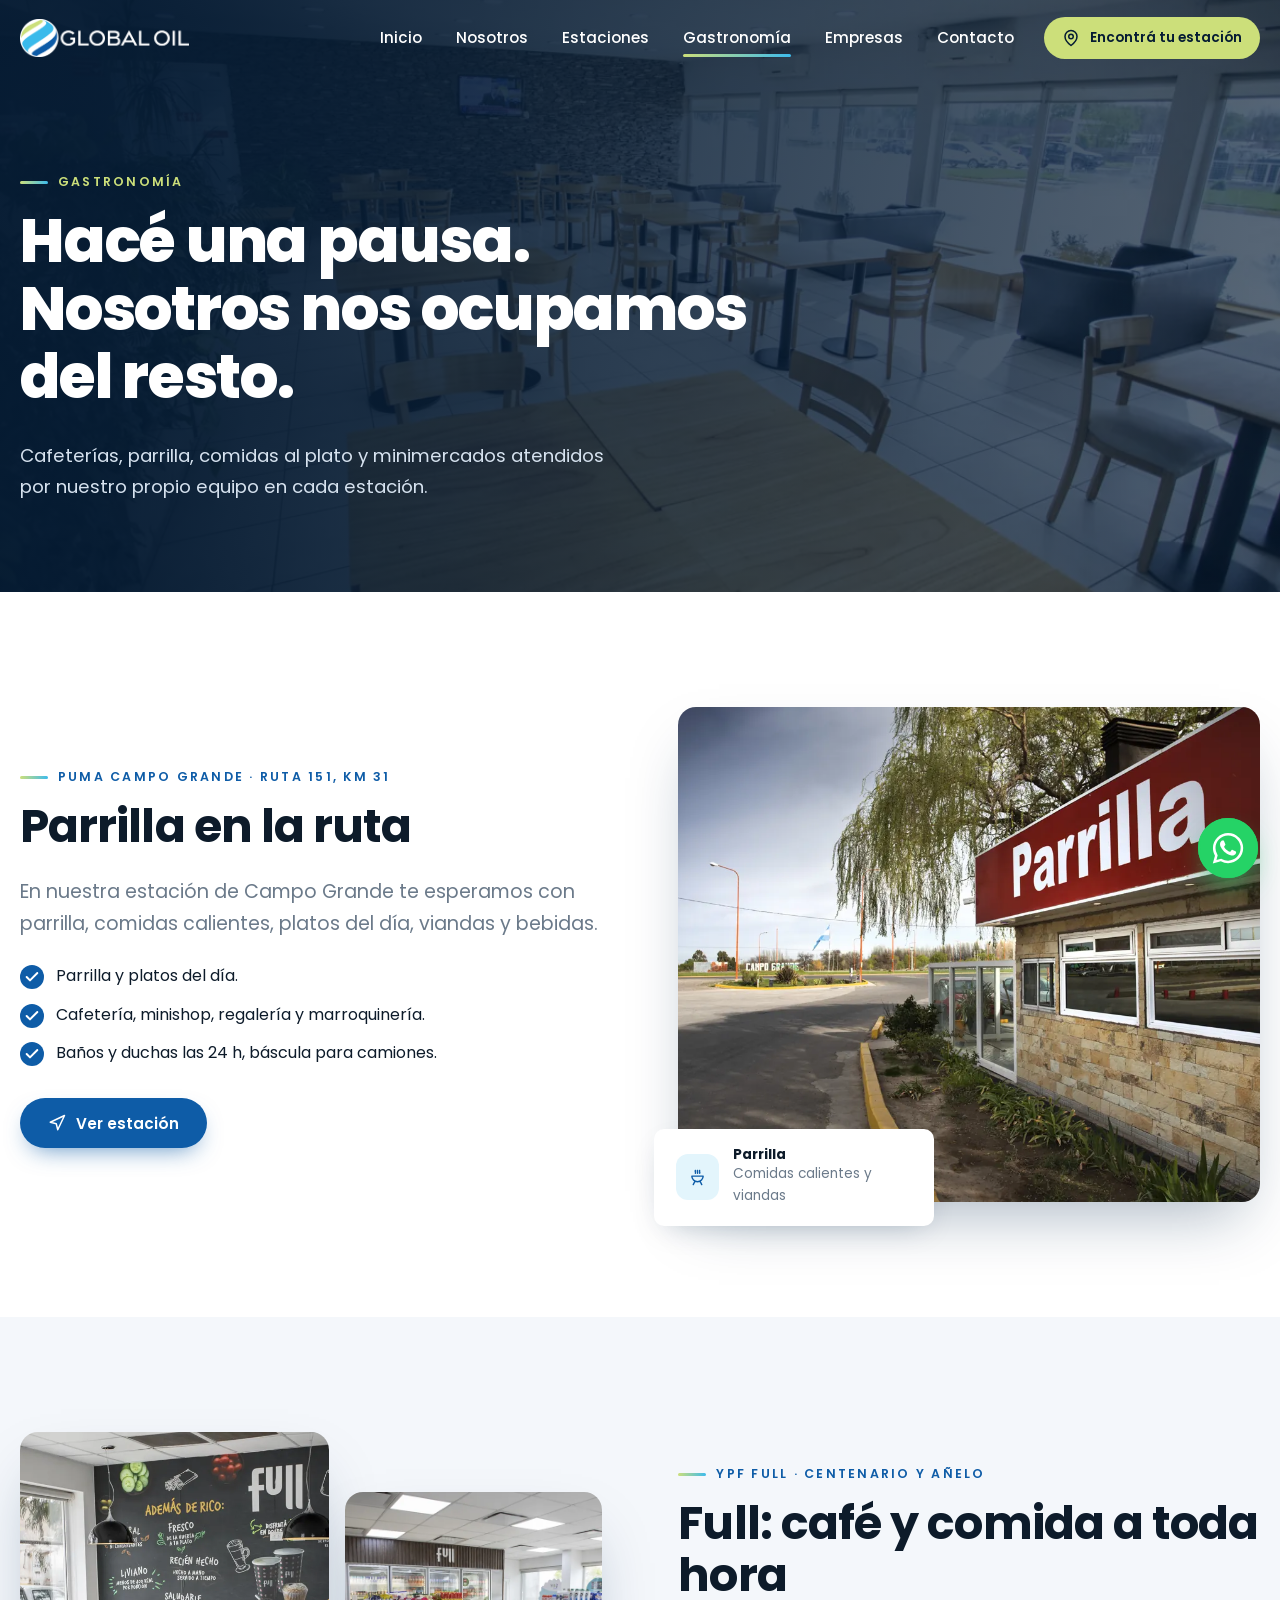
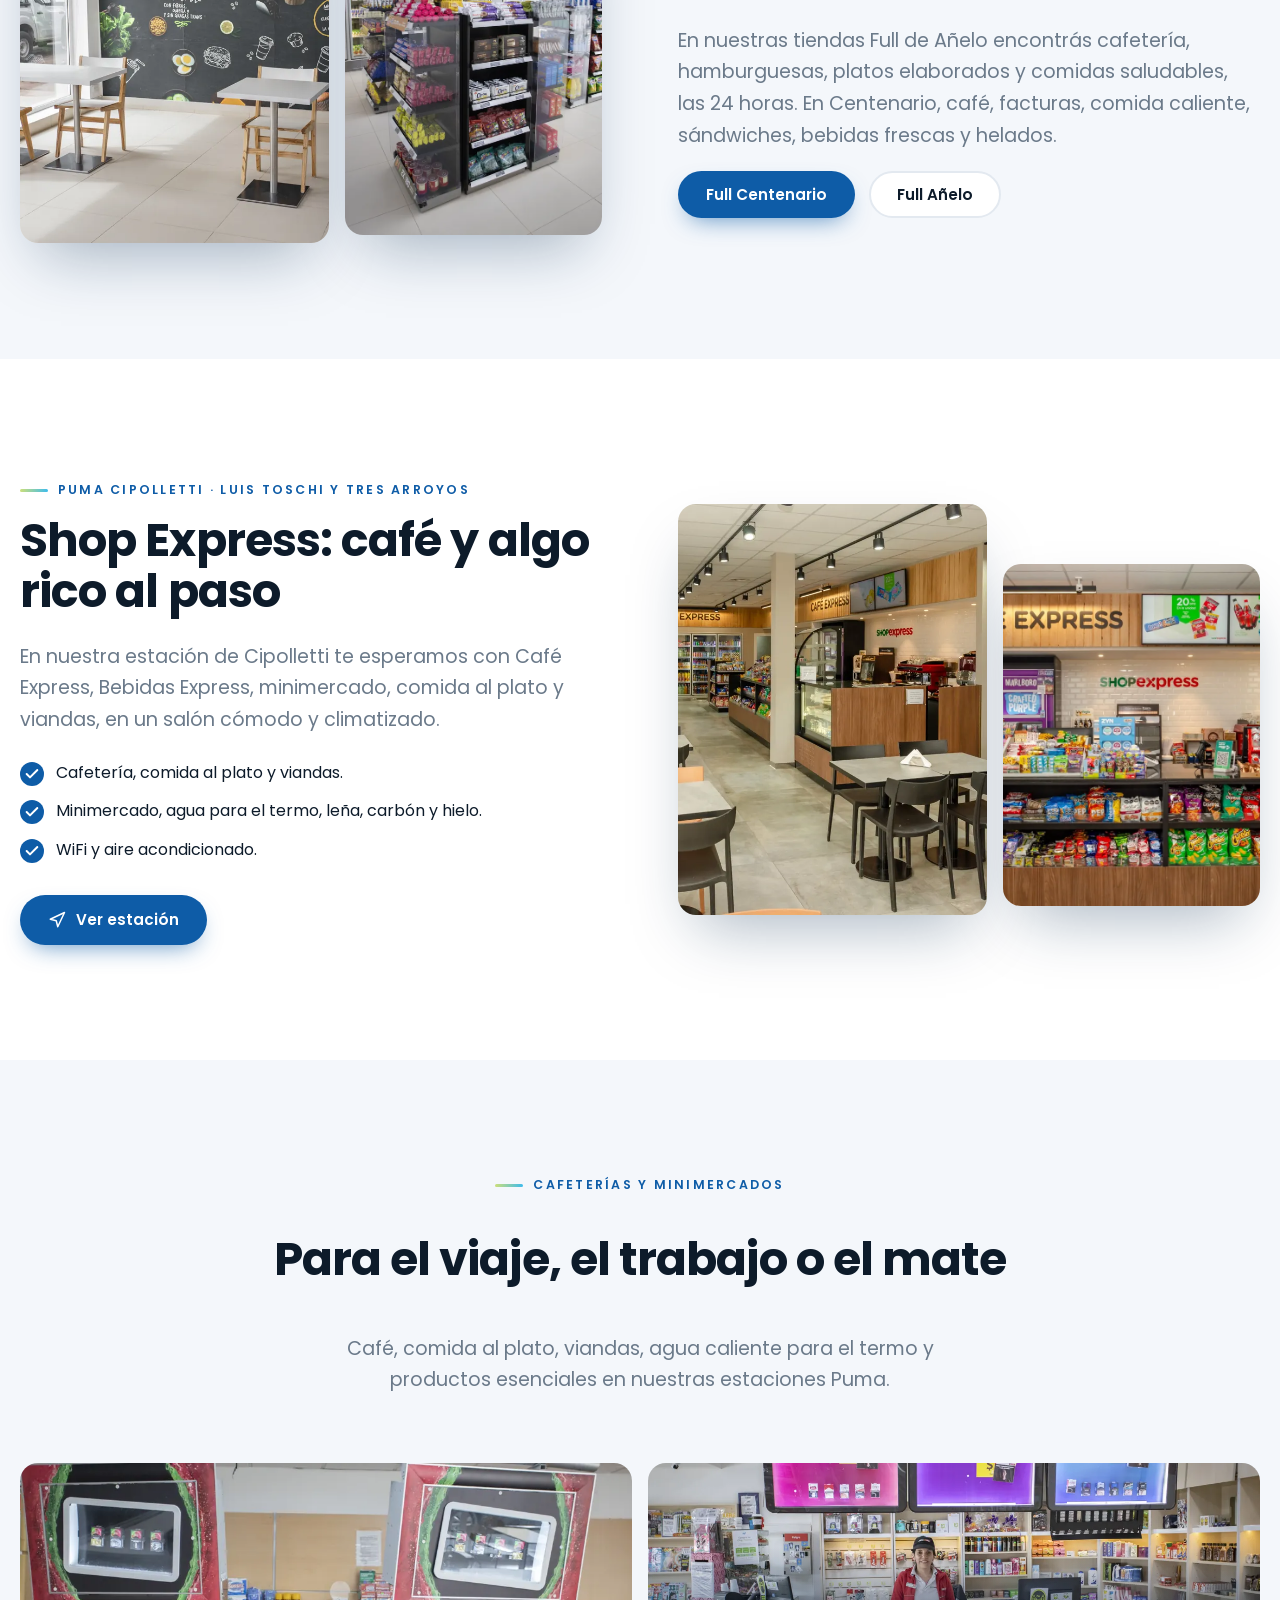
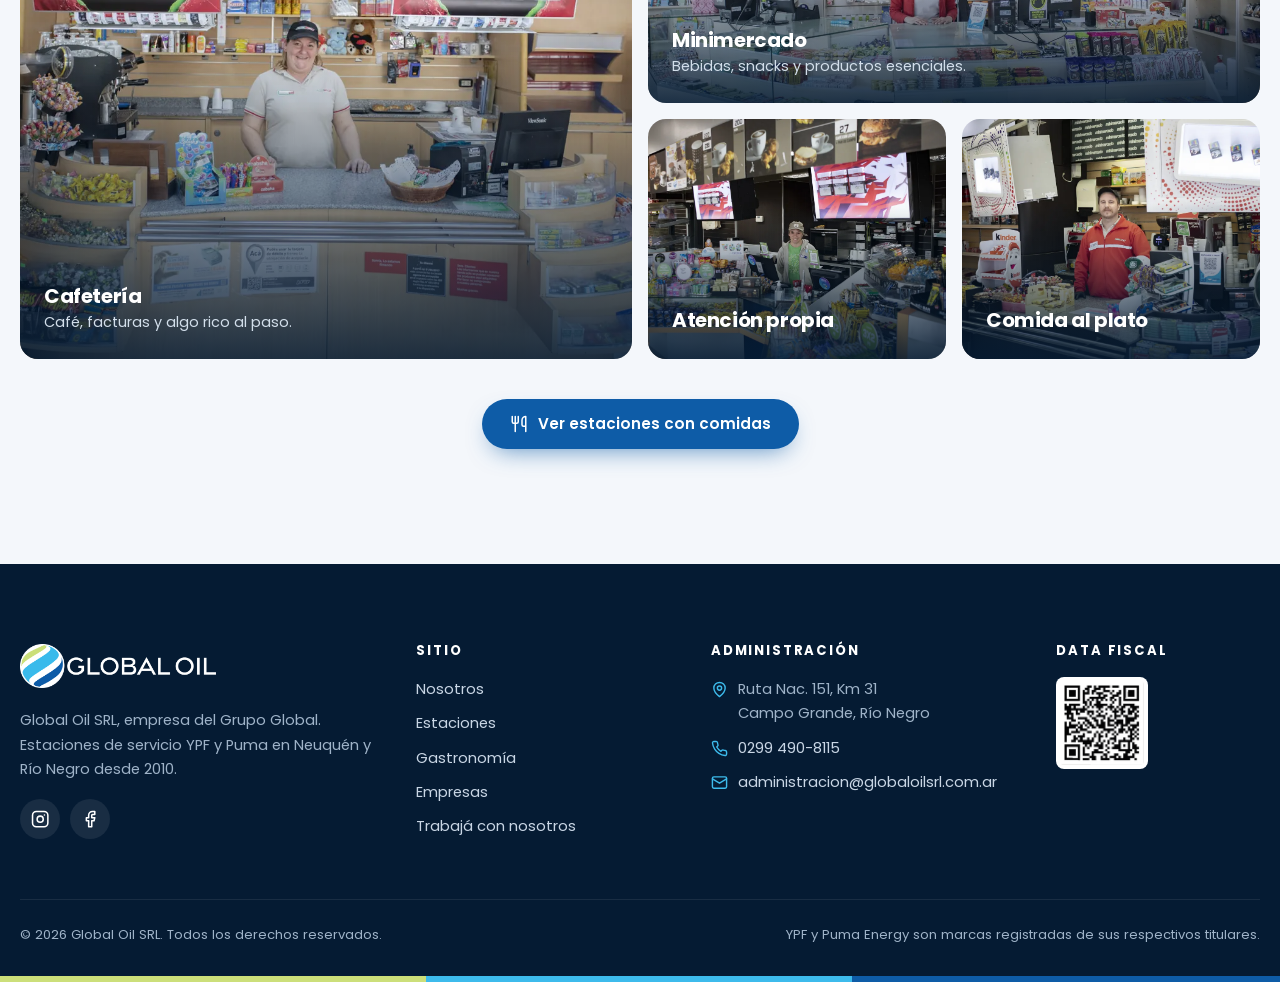
<file: gastronomia.html>
<!doctype html>
<html lang="es-AR">
<head>
  <!-- Google Tag Manager -->
  <script>(function(w,d,s,l,i){w[l]=w[l]||[];w[l].push({'gtm.start':
  new Date().getTime(),event:'gtm.js'});var f=d.getElementsByTagName(s)[0],
  j=d.createElement(s),dl=l!='dataLayer'?'&l='+l:'';j.async=true;j.src=
  'https://www.googletagmanager.com/gtm.js?id='+i+dl;f.parentNode.insertBefore(j,f);
  })(window,document,'script','dataLayer','GTM-TRKLM997');</script>
  <!-- End Google Tag Manager -->
  <meta charset="utf-8">
  <meta name="viewport" content="width=device-width, initial-scale=1">
  <title>Gastronomía: parrilla, cafeterías y Full | Global Oil</title>
  <meta name="description" content="Parrilla en Campo Grande, tiendas YPF Full, cafeterías y minimercados en las estaciones de Global Oil.">
  <meta name="theme-color" content="#0e5ca7">
  <link rel="canonical" href="https://www.globaloilsrl.com.ar/gastronomia.html">
  <meta property="og:type" content="website">
  <meta property="og:title" content="Gastronomía: parrilla, cafeterías y Full | Global Oil">
  <meta property="og:description" content="Parrilla en Campo Grande, tiendas YPF Full, cafeterías y minimercados en las estaciones de Global Oil.">
  <meta property="og:image" content="https://www.globaloilsrl.com.ar/assets/img/hero-1.webp">
  <meta property="og:locale" content="es_AR">
  <link rel="icon" href="assets/img/brand/favicon-32.png" sizes="32x32">
  <link rel="apple-touch-icon" href="assets/img/brand/apple-touch-icon.png">
  <link rel="preconnect" href="https://fonts.googleapis.com">
  <link rel="preconnect" href="https://fonts.gstatic.com" crossorigin>
  <link href="https://fonts.googleapis.com/css2?family=Poppins:wght@400;500;600;700;800&display=swap" rel="stylesheet">
  <link rel="stylesheet" href="assets/css/styles.css?v=10">
</head>
<body>
  <!-- Google Tag Manager (noscript) -->
  <noscript><iframe src="https://www.googletagmanager.com/ns.html?id=GTM-TRKLM997"
  height="0" width="0" style="display:none;visibility:hidden"></iframe></noscript>
  <!-- End Google Tag Manager (noscript) -->
  <a class="skip" href="#main">Saltar al contenido</a>

  <header class="header">
    <div class="container">
      <a class="header__logo" href="index.html" aria-label="Global Oil — inicio">
        <img class="logo-white" src="assets/img/brand/global-oil-transparente-negativo.png" alt="Global Oil" width="700" height="157">
        <img class="logo-color" src="assets/img/brand/global-oil-transparente.png" alt="Global Oil" width="700" height="157">
      </a>
      <button class="nav-toggle" aria-label="Abrir menú" aria-expanded="false" aria-controls="nav"><svg class="icon" aria-hidden="true"><use href="assets/img/icons.svg#menu"/></svg></button>
      <nav class="nav" id="nav" aria-label="Principal">
        <a href="index.html">Inicio</a>
        <a href="nosotros.html">Nosotros</a>
        <a href="estaciones.html">Estaciones</a>
        <a href="gastronomia.html" aria-current="page">Gastronomía</a>
        <a href="index.html#empresas">Empresas</a>
        <a href="contacto.html">Contacto</a>
        <a class="btn btn--accent btn--sm" href="estaciones.html"><svg class="icon" aria-hidden="true"><use href="assets/img/icons.svg#pin"/></svg>Encontrá tu estación</a>
      </nav>
    </div>
  </header>

  <main id="main">
    <section class="page-hero">
      <img class="page-hero__bg" src="assets/img/salon.webp" alt="" width="1181" height="787">
      <div class="container">
        <span class="eyebrow">Gastronomía</span>
        <h1>Hacé una pausa. Nosotros nos ocupamos del resto.</h1>
        <p>Cafeterías, parrilla, comidas al plato y minimercados atendidos por nuestro propio equipo en cada estación.</p>
      </div>
    </section>

    <section class="section" id="parrilla">
      <div class="container split">
        <div class="reveal">
          <span class="eyebrow">Puma Campo Grande · Ruta 151, Km 31</span>
          <h2>Parrilla en la ruta</h2>
          <p class="lead">En nuestra estación de Campo Grande te esperamos con parrilla, comidas calientes, platos del día, viandas y bebidas.</p>
          <ul class="checklist">
            <li><svg class="icon" aria-hidden="true"><use href="assets/img/icons.svg#check"/></svg>Parrilla y platos del día.</li>
            <li><svg class="icon" aria-hidden="true"><use href="assets/img/icons.svg#check"/></svg>Cafetería, minishop, regalería y marroquinería.</li>
            <li><svg class="icon" aria-hidden="true"><use href="assets/img/icons.svg#check"/></svg>Baños y duchas las 24 h, báscula para camiones.</li>
          </ul>
          <a class="btn btn--primary" href="estaciones.html#campo-grande"><svg class="icon" aria-hidden="true"><use href="assets/img/icons.svg#navigation"/></svg>Ver estación</a>
        </div>
        <div class="split__media reveal" data-delay="1">
          <img src="assets/img/parrilla.webp" alt="Fachada de la parrilla en Campo Grande" loading="lazy" width="1181" height="787">
          <div class="float-card"><span class="ico"><svg class="icon" aria-hidden="true"><use href="assets/img/icons.svg#grill"/></svg></span><span><strong>Parrilla</strong><span>Comidas calientes y viandas</span></span></div>
        </div>
      </div>
    </section>

    <section class="section section--alt" id="full">
      <div class="container split split--reverse">
        <div class="reveal">
          <span class="eyebrow">YPF Full · Centenario y Añelo</span>
          <h2>Full: café y comida a toda hora</h2>
          <p class="lead">En nuestras tiendas Full de Añelo encontrás cafetería, hamburguesas, platos elaborados y comidas saludables, las 24 horas. En Centenario, café, facturas, comida caliente, sándwiches, bebidas frescas y helados.</p>
          <div class="hero__actions">
            <a class="btn btn--primary" href="estaciones.html#centenario">Full Centenario</a>
            <a class="btn btn--outline" href="estaciones.html#anelo-1">Full Añelo</a>
          </div>
        </div>
        <div class="split__media split__media--duo reveal" data-delay="1">
          <img src="assets/img/full-cafe.webp" alt="Cafetería YPF Full" loading="lazy">
          <img src="assets/img/full-gondolas.webp" alt="Góndolas de la tienda Full" loading="lazy">
        </div>
      </div>
    </section>

    <section class="section" id="shop-express">
      <div class="container split">
        <div class="reveal">
          <span class="eyebrow">Puma Cipolletti · Luis Toschi y Tres Arroyos</span>
          <h2>Shop Express: café y algo rico al paso</h2>
          <p class="lead">En nuestra estación de Cipolletti te esperamos con Café Express, Bebidas Express, minimercado, comida al plato y viandas, en un salón cómodo y climatizado.</p>
          <ul class="checklist">
            <li><svg class="icon" aria-hidden="true"><use href="assets/img/icons.svg#check"/></svg>Cafetería, comida al plato y viandas.</li>
            <li><svg class="icon" aria-hidden="true"><use href="assets/img/icons.svg#check"/></svg>Minimercado, agua para el termo, leña, carbón y hielo.</li>
            <li><svg class="icon" aria-hidden="true"><use href="assets/img/icons.svg#check"/></svg>WiFi y aire acondicionado.</li>
          </ul>
          <a class="btn btn--primary" href="estaciones.html#cipolletti"><svg class="icon" aria-hidden="true"><use href="assets/img/icons.svg#navigation"/></svg>Ver estación</a>
        </div>
        <div class="split__media split__media--duo reveal" data-delay="1">
          <img src="assets/img/cipolletti-salon.webp" alt="Salón del Shop Express en Puma Cipolletti" loading="lazy">
          <img src="assets/img/cipolletti-cafe.webp" alt="Mostrador del Café Express" loading="lazy">
        </div>
      </div>
    </section>

    <section class="section section--alt" id="cafeterias">
      <div class="container">
        <div class="section-head section-head--center reveal">
          <span class="eyebrow">Cafeterías y minimercados</span>
          <h2>Para el viaje, el trabajo o el mate</h2>
          <p class="lead">Café, comida al plato, viandas, agua caliente para el termo y productos esenciales en nuestras estaciones Puma.</p>
        </div>
        <div class="bento" id="minimercados">
          <div class="bento__item bento__item--big reveal"><img src="assets/img/cafeteria-puma.webp" alt="Cafetería en una estación Puma" loading="lazy"><h3>Cafetería</h3><p>Café, facturas y algo rico al paso.</p></div>
          <div class="bento__item bento__item--wide reveal" data-delay="1"><img src="assets/img/kiosco.webp" alt="Mostrador del minimercado" loading="lazy"><h3>Minimercado</h3><p>Bebidas, snacks y productos esenciales.</p></div>
          <div class="bento__item reveal" data-delay="2"><img src="assets/img/mostrador.webp" alt="Atención en el mostrador" loading="lazy"><h3>Atención propia</h3></div>
          <div class="bento__item reveal" data-delay="3"><img src="assets/img/minishop.webp" alt="Minishop" loading="lazy"><h3>Comida al plato</h3></div>
        </div>
        <div style="text-align:center;margin-top:40px">
          <a class="btn btn--primary" href="estaciones.html?servicio=comidas"><svg class="icon" aria-hidden="true"><use href="assets/img/icons.svg#utensils"/></svg>Ver estaciones con comidas</a>
        </div>
      </div>
    </section>
  </main>

  <footer class="footer">
    <div class="container">
      <div class="footer__grid">
        <div>
          <img class="footer__logo" src="assets/img/brand/global-oil-transparente-negativo.png" alt="Global Oil" width="700" height="157" loading="lazy">
          <p>Global Oil SRL, empresa del Grupo Global. Estaciones de servicio YPF y Puma en Neuquén y Río Negro desde 2010.</p>
          <div class="social">
            <a href="https://www.instagram.com/somosglobaloil" target="_blank" rel="noopener" aria-label="Instagram de Global Oil"><svg class="icon" aria-hidden="true"><use href="assets/img/icons.svg#instagram"/></svg></a>
            <a href="https://www.facebook.com/somosglobaloil" target="_blank" rel="noopener" aria-label="Facebook de Global Oil"><svg class="icon" aria-hidden="true"><use href="assets/img/icons.svg#facebook"/></svg></a>
          </div>
        </div>
        <div>
          <h4>Sitio</h4>
          <ul>
            <li><a href="nosotros.html">Nosotros</a></li>
            <li><a href="estaciones.html">Estaciones</a></li>
            <li><a href="gastronomia.html">Gastronomía</a></li>
            <li><a href="index.html#empresas">Empresas</a></li>
            <li><a href="contacto.html?motivo=Trabajá%20con%20nosotros">Trabajá con nosotros</a></li>
          </ul>
        </div>
        <div>
          <h4>Administración</h4>
          <ul>
            <li><svg class="icon" aria-hidden="true"><use href="assets/img/icons.svg#pin"/></svg>Ruta Nac. 151, Km 31<br>Campo Grande, Río Negro</li>
            <li><svg class="icon" aria-hidden="true"><use href="assets/img/icons.svg#phone"/></svg><a href="tel:+542994908115">0299 490-8115</a></li>
            <li><svg class="icon" aria-hidden="true"><use href="assets/img/icons.svg#mail"/></svg><a href="mailto:administracion@globaloilsrl.com.ar">administracion@globaloilsrl.com.ar</a></li>
          </ul>
        </div>
        <div class="footer__qr">
          <h4>Data fiscal</h4>
          <img src="assets/img/brand/qr.png" alt="Código QR de Data Fiscal AFIP" width="337" height="337" loading="lazy">
        </div>
      </div>
      <div class="footer__bottom">
        <span>© <span data-year>2026</span> Global Oil SRL. Todos los derechos reservados.</span>
        <span>YPF y Puma Energy son marcas registradas de sus respectivos titulares.</span>
      </div>
    </div>
  </footer>
  <div class="footer__stripe"></div>

  <a class="wa-float" data-wa href="#" aria-label="Escribinos por WhatsApp"><svg class="icon" aria-hidden="true"><use href="assets/img/icons.svg#whatsapp"/></svg></a>
  <script src="assets/js/data.js?v=10"></script>
  <script src="assets/js/main.js?v=10"></script>
</body>
</html>
</file>
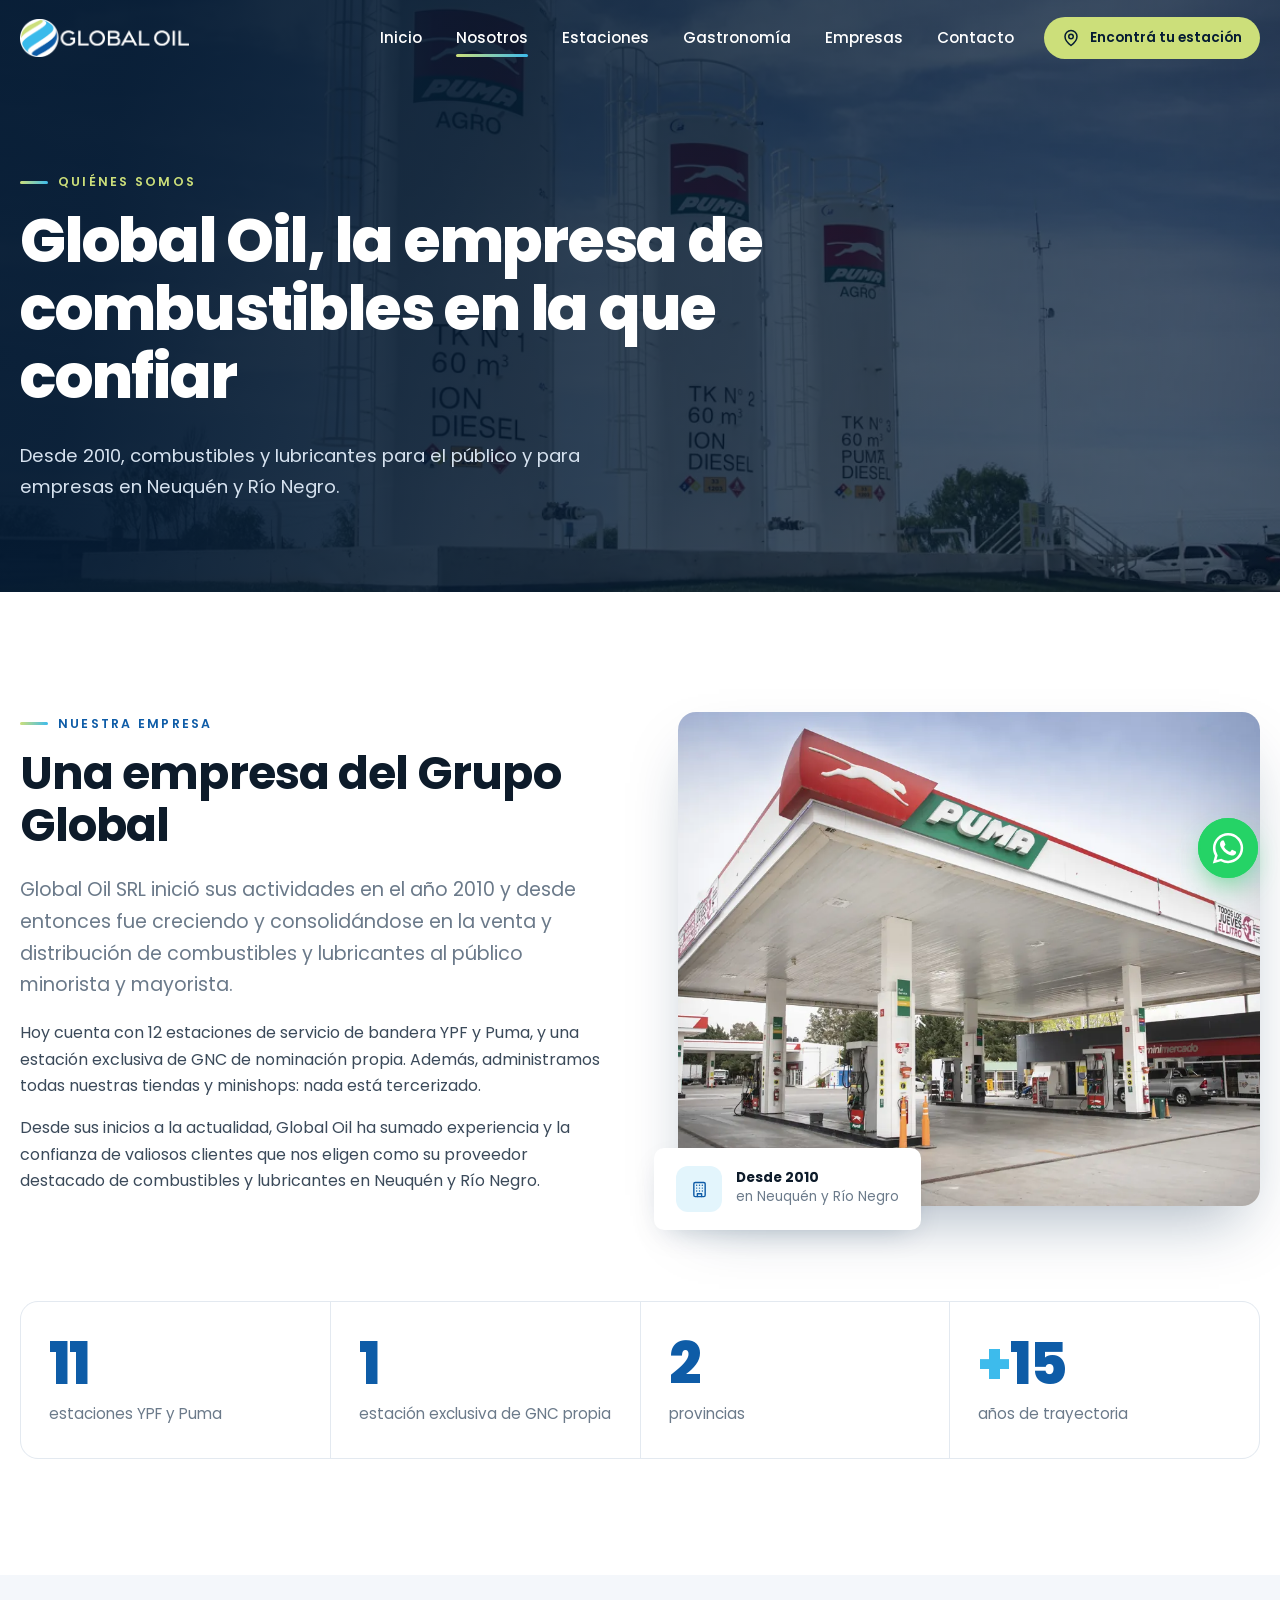
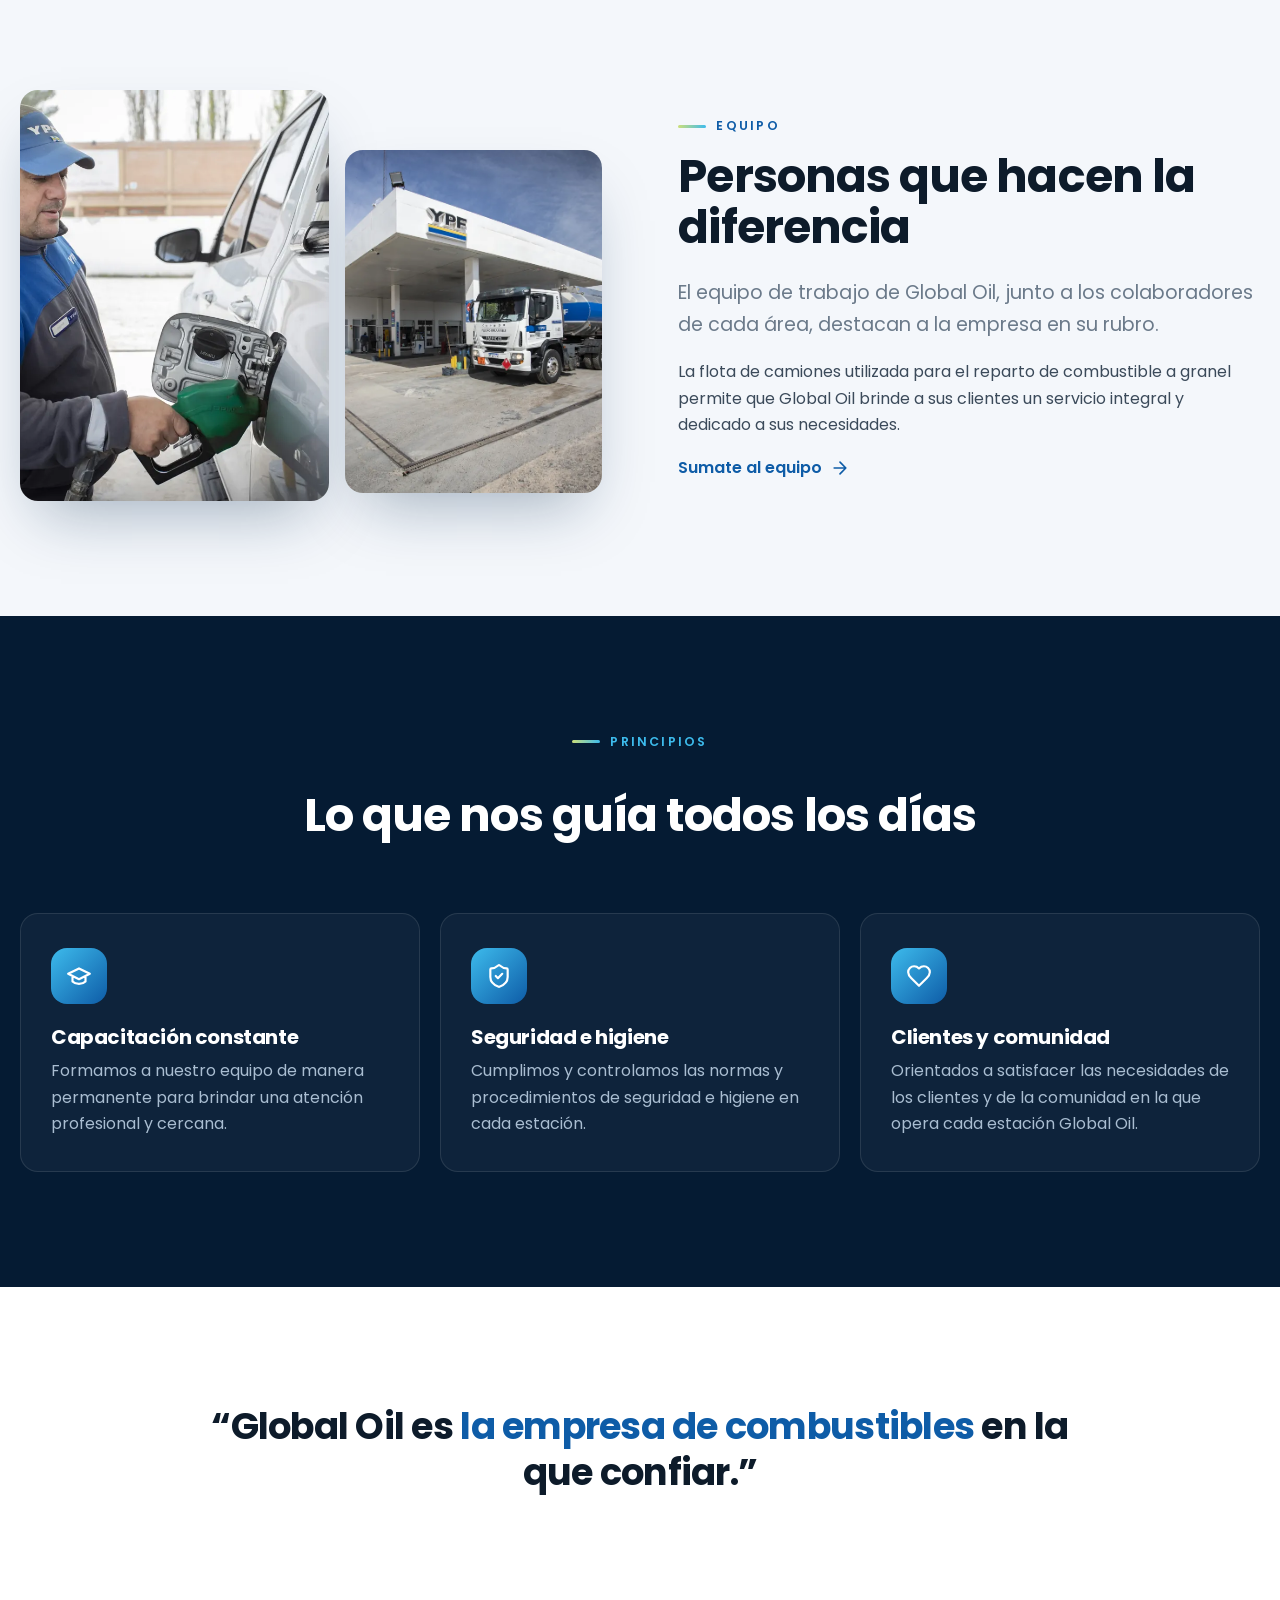
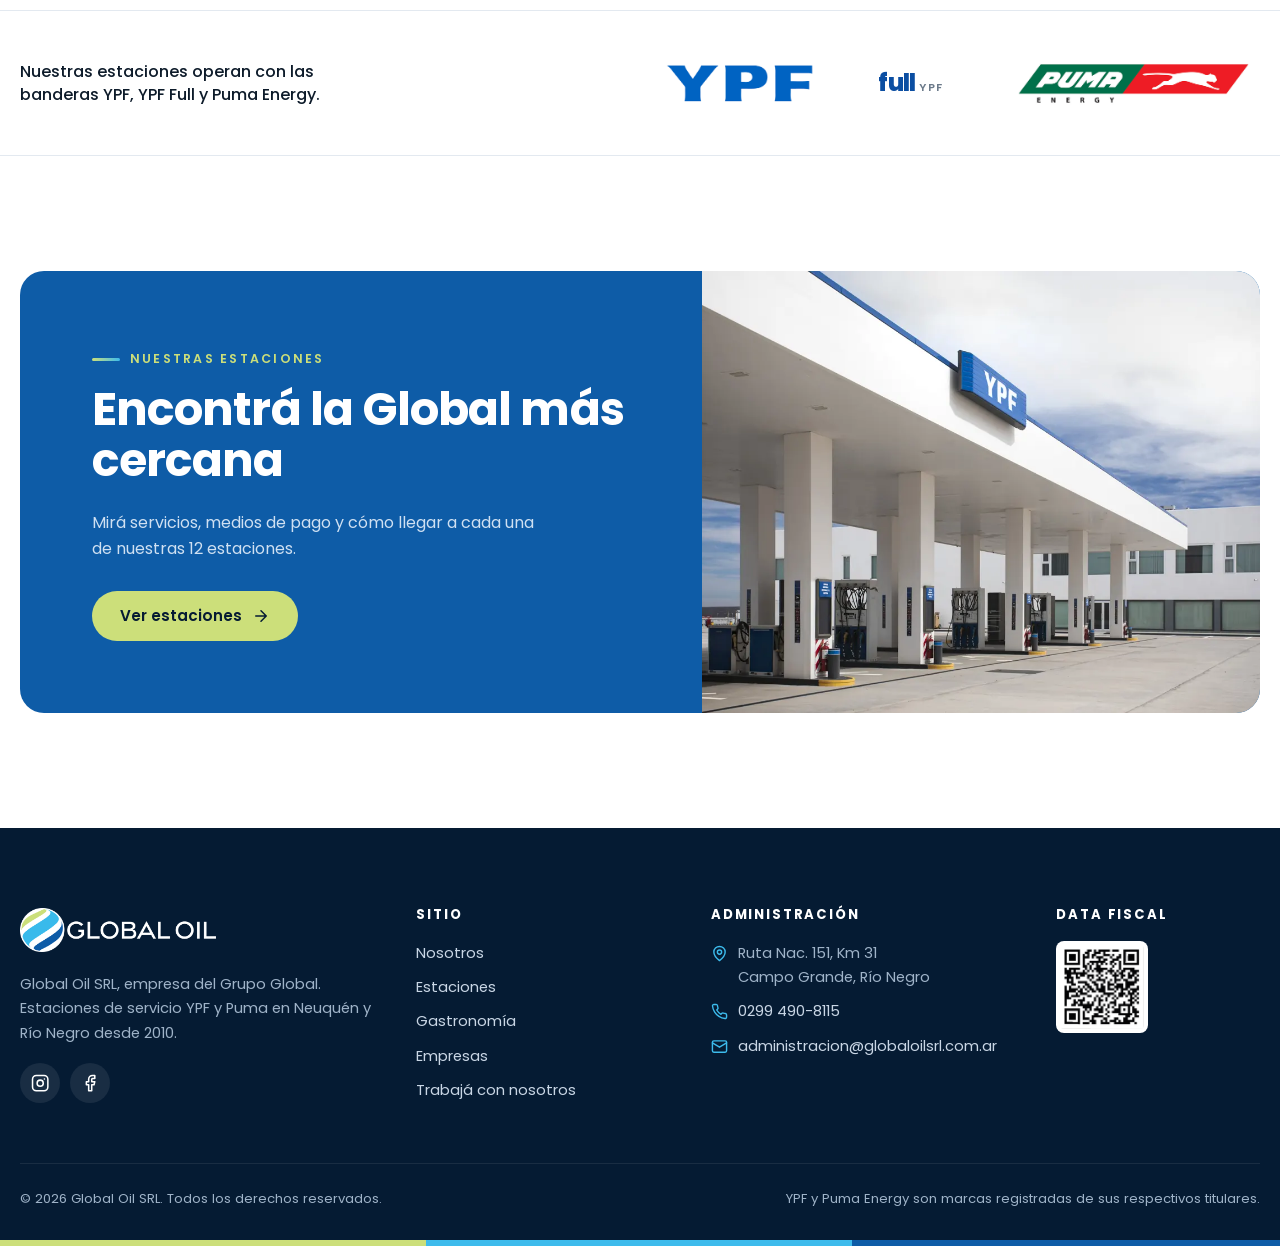
<file: nosotros.html>
<!doctype html>
<html lang="es-AR">
<head>
  <!-- Google Tag Manager -->
  <script>(function(w,d,s,l,i){w[l]=w[l]||[];w[l].push({'gtm.start':
  new Date().getTime(),event:'gtm.js'});var f=d.getElementsByTagName(s)[0],
  j=d.createElement(s),dl=l!='dataLayer'?'&l='+l:'';j.async=true;j.src=
  'https://www.googletagmanager.com/gtm.js?id='+i+dl;f.parentNode.insertBefore(j,f);
  })(window,document,'script','dataLayer','GTM-TRKLM997');</script>
  <!-- End Google Tag Manager -->
  <meta charset="utf-8">
  <meta name="viewport" content="width=device-width, initial-scale=1">
  <title>Quiénes somos | Global Oil</title>
  <meta name="description" content="Global Oil SRL, empresa del Grupo Global, vende y distribuye combustibles y lubricantes en Neuquén y Río Negro desde 2010.">
  <meta name="theme-color" content="#0e5ca7">
  <link rel="canonical" href="https://www.globaloilsrl.com.ar/nosotros.html">
  <meta property="og:type" content="website">
  <meta property="og:title" content="Quiénes somos | Global Oil">
  <meta property="og:description" content="Global Oil SRL, empresa del Grupo Global, vende y distribuye combustibles y lubricantes en Neuquén y Río Negro desde 2010.">
  <meta property="og:image" content="https://www.globaloilsrl.com.ar/assets/img/hero-1.webp">
  <meta property="og:locale" content="es_AR">
  <link rel="icon" href="assets/img/brand/favicon-32.png" sizes="32x32">
  <link rel="apple-touch-icon" href="assets/img/brand/apple-touch-icon.png">
  <link rel="preconnect" href="https://fonts.googleapis.com">
  <link rel="preconnect" href="https://fonts.gstatic.com" crossorigin>
  <link href="https://fonts.googleapis.com/css2?family=Poppins:wght@400;500;600;700;800&display=swap" rel="stylesheet">
  <link rel="stylesheet" href="assets/css/styles.css?v=10">
</head>
<body>
  <!-- Google Tag Manager (noscript) -->
  <noscript><iframe src="https://www.googletagmanager.com/ns.html?id=GTM-TRKLM997"
  height="0" width="0" style="display:none;visibility:hidden"></iframe></noscript>
  <!-- End Google Tag Manager (noscript) -->
  <a class="skip" href="#main">Saltar al contenido</a>

  <header class="header">
    <div class="container">
      <a class="header__logo" href="index.html" aria-label="Global Oil — inicio">
        <img class="logo-white" src="assets/img/brand/global-oil-transparente-negativo.png" alt="Global Oil" width="700" height="157">
        <img class="logo-color" src="assets/img/brand/global-oil-transparente.png" alt="Global Oil" width="700" height="157">
      </a>
      <button class="nav-toggle" aria-label="Abrir menú" aria-expanded="false" aria-controls="nav"><svg class="icon" aria-hidden="true"><use href="assets/img/icons.svg#menu"/></svg></button>
      <nav class="nav" id="nav" aria-label="Principal">
        <a href="index.html">Inicio</a>
        <a href="nosotros.html" aria-current="page">Nosotros</a>
        <a href="estaciones.html">Estaciones</a>
        <a href="gastronomia.html">Gastronomía</a>
        <a href="index.html#empresas">Empresas</a>
        <a href="contacto.html">Contacto</a>
        <a class="btn btn--accent btn--sm" href="estaciones.html"><svg class="icon" aria-hidden="true"><use href="assets/img/icons.svg#pin"/></svg>Encontrá tu estación</a>
      </nav>
    </div>
  </header>

  <main id="main">
    <section class="page-hero">
      <img class="page-hero__bg" src="assets/img/tanques.webp" alt="" width="1181" height="787">
      <div class="container">
        <span class="eyebrow">Quiénes somos</span>
        <h1>Global Oil, la empresa de combustibles en la que confiar</h1>
        <p>Desde 2010, combustibles y lubricantes para el público y para empresas en Neuquén y Río Negro.</p>
      </div>
    </section>

    <section class="section">
      <div class="container split">
        <div class="reveal">
          <span class="eyebrow">Nuestra empresa</span>
          <h2>Una empresa del Grupo Global</h2>
          <p class="lead">Global Oil SRL inició sus actividades en el año 2010 y desde entonces fue creciendo y consolidándose en la venta y distribución de combustibles y lubricantes al público minorista y mayorista.</p>
          <p>Hoy cuenta con 12 estaciones de servicio de bandera YPF y Puma, y una estación exclusiva de GNC de nominación propia. Además, administramos todas nuestras tiendas y minishops: nada está tercerizado.</p>
          <p>Desde sus inicios a la actualidad, Global Oil ha sumado experiencia y la confianza de valiosos clientes que nos eligen como su proveedor destacado de combustibles y lubricantes en Neuquén y Río Negro.</p>
        </div>
        <div class="split__media reveal" data-delay="1">
          <img src="assets/img/puma-fachada.webp" alt="Estación Puma de Global Oil" loading="lazy" width="1181" height="787">
          <div class="float-card"><span class="ico"><svg class="icon" aria-hidden="true"><use href="assets/img/icons.svg#building"/></svg></span><span><strong>Desde 2010</strong><span>en Neuquén y Río Negro</span></span></div>
        </div>
      </div>
      <div class="container" style="margin-top:90px">
        <div class="stats reveal">
          <div class="stat"><div class="stat__num" data-count="12">12</div><div class="stat__label">estaciones YPF y Puma</div></div>
          <div class="stat"><div class="stat__num" data-count="1">1</div><div class="stat__label">estación exclusiva de GNC propia</div></div>
          <div class="stat"><div class="stat__num" data-count="2">2</div><div class="stat__label">provincias</div></div>
          <div class="stat"><div class="stat__num"><span>+</span><span data-count="16" data-years-since="2010" style="color:inherit">16</span></div><div class="stat__label">años de trayectoria</div></div>
        </div>
      </div>
    </section>

    <section class="section section--alt">
      <div class="container split split--reverse">
        <div class="reveal">
          <span class="eyebrow">Equipo</span>
          <h2>Personas que hacen la diferencia</h2>
          <p class="lead">El equipo de trabajo de Global Oil, junto a los colaboradores de cada área, destacan a la empresa en su rubro.</p>
          <p>La flota de camiones utilizada para el reparto de combustible a granel permite que Global Oil brinde a sus clientes un servicio integral y dedicado a sus necesidades.</p>
          <a class="link-arrow" href="contacto.html?motivo=Trabajá%20con%20nosotros">Sumate al equipo <svg class="icon" aria-hidden="true"><use href="assets/img/icons.svg#arrow-right"/></svg></a>
        </div>
        <div class="split__media split__media--duo reveal" data-delay="1">
          <img src="assets/img/playero.webp" alt="Playero atendiendo a un cliente" loading="lazy">
          <img src="assets/img/flota2.webp" alt="Camión cisterna de reparto a granel" loading="lazy">
        </div>
      </div>
    </section>

    <section class="section section--dark">
      <div class="container">
        <div class="section-head section-head--center reveal">
          <span class="eyebrow">Principios</span>
          <h2>Lo que nos guía todos los días</h2>
        </div>
        <div class="values">
          <div class="value reveal"><span class="ico"><svg class="icon" aria-hidden="true"><use href="assets/img/icons.svg#graduation"/></svg></span><h3>Capacitación constante</h3><p>Formamos a nuestro equipo de manera permanente para brindar una atención profesional y cercana.</p></div>
          <div class="value reveal" data-delay="1"><span class="ico"><svg class="icon" aria-hidden="true"><use href="assets/img/icons.svg#shield"/></svg></span><h3>Seguridad e higiene</h3><p>Cumplimos y controlamos las normas y procedimientos de seguridad e higiene en cada estación.</p></div>
          <div class="value reveal" data-delay="2"><span class="ico"><svg class="icon" aria-hidden="true"><use href="assets/img/icons.svg#heart"/></svg></span><h3>Clientes y comunidad</h3><p>Orientados a satisfacer las necesidades de los clientes y de la comunidad en la que opera cada estación Global Oil.</p></div>
        </div>
      </div>
    </section>

    <section class="section">
      <div class="container">
        <p class="quote reveal">“Global Oil es <span>la empresa de combustibles</span> en la que confiar.”</p>
      </div>
    </section>

    <section class="brands" aria-label="Marcas" style="border-top:1px solid var(--linea)">
      <div class="container">
        <p>Nuestras estaciones operan con las banderas YPF, YPF Full y Puma Energy.</p>
        <div class="brands__logos">
          <img src="assets/img/brand/ypfcolor.png" alt="YPF" width="380" height="133">
          <span class="badge-full">full<small>YPF</small></span>
          <img class="puma" src="assets/img/brand/pumacolor.png" alt="Puma Energy" width="600" height="111">
        </div>
      </div>
    </section>

    <section class="section">
      <div class="container">
        <div class="cta reveal">
          <div class="cta__body">
            <span class="eyebrow" style="color:var(--verde)">Nuestras estaciones</span>
            <h2>Encontrá la Global más cercana</h2>
            <p>Mirá servicios, medios de pago y cómo llegar a cada una de nuestras 12 estaciones.</p>
            <div class="cta__actions"><a class="btn btn--accent" href="estaciones.html">Ver estaciones<svg class="icon" aria-hidden="true"><use href="assets/img/icons.svg#arrow-right"/></svg></a></div>
          </div>
          <div class="cta__media"><img src="assets/img/anelo.webp" alt="Estación YPF Full Añelo" loading="lazy"></div>
        </div>
      </div>
    </section>
  </main>

  <footer class="footer">
    <div class="container">
      <div class="footer__grid">
        <div>
          <img class="footer__logo" src="assets/img/brand/global-oil-transparente-negativo.png" alt="Global Oil" width="700" height="157" loading="lazy">
          <p>Global Oil SRL, empresa del Grupo Global. Estaciones de servicio YPF y Puma en Neuquén y Río Negro desde 2010.</p>
          <div class="social">
            <a href="https://www.instagram.com/somosglobaloil" target="_blank" rel="noopener" aria-label="Instagram de Global Oil"><svg class="icon" aria-hidden="true"><use href="assets/img/icons.svg#instagram"/></svg></a>
            <a href="https://www.facebook.com/somosglobaloil" target="_blank" rel="noopener" aria-label="Facebook de Global Oil"><svg class="icon" aria-hidden="true"><use href="assets/img/icons.svg#facebook"/></svg></a>
          </div>
        </div>
        <div>
          <h4>Sitio</h4>
          <ul>
            <li><a href="nosotros.html">Nosotros</a></li>
            <li><a href="estaciones.html">Estaciones</a></li>
            <li><a href="gastronomia.html">Gastronomía</a></li>
            <li><a href="index.html#empresas">Empresas</a></li>
            <li><a href="contacto.html?motivo=Trabajá%20con%20nosotros">Trabajá con nosotros</a></li>
          </ul>
        </div>
        <div>
          <h4>Administración</h4>
          <ul>
            <li><svg class="icon" aria-hidden="true"><use href="assets/img/icons.svg#pin"/></svg>Ruta Nac. 151, Km 31<br>Campo Grande, Río Negro</li>
            <li><svg class="icon" aria-hidden="true"><use href="assets/img/icons.svg#phone"/></svg><a href="tel:+542994908115">0299 490-8115</a></li>
            <li><svg class="icon" aria-hidden="true"><use href="assets/img/icons.svg#mail"/></svg><a href="mailto:administracion@globaloilsrl.com.ar">administracion@globaloilsrl.com.ar</a></li>
          </ul>
        </div>
        <div class="footer__qr">
          <h4>Data fiscal</h4>
          <img src="assets/img/brand/qr.png" alt="Código QR de Data Fiscal AFIP" width="337" height="337" loading="lazy">
        </div>
      </div>
      <div class="footer__bottom">
        <span>© <span data-year>2026</span> Global Oil SRL. Todos los derechos reservados.</span>
        <span>YPF y Puma Energy son marcas registradas de sus respectivos titulares.</span>
      </div>
    </div>
  </footer>
  <div class="footer__stripe"></div>

  <a class="wa-float" data-wa href="#" aria-label="Escribinos por WhatsApp"><svg class="icon" aria-hidden="true"><use href="assets/img/icons.svg#whatsapp"/></svg></a>
  <script src="assets/js/data.js?v=10"></script>
  <script src="assets/js/main.js?v=10"></script>
</body>
</html>
</file>
<file: assets/css/styles.css>
/* ==========================================================================
   Global Oil — hoja de estilos
   Colores y tipografía según el Manual de Normas Gráficas (2020):
   Azul #0E5CA7 · Celeste #3DBBEC · Verde #CCDF7A · Poppins
   ========================================================================== */

:root {
  --azul: #0e5ca7;
  --azul-700: #0b4a87;
  --azul-900: #082a4d;
  --azul-950: #051b33;
  --celeste: #3dbbec;
  --celeste-100: #e3f5fc;
  --verde: #ccdf7a;
  --verde-600: #a9bf48;
  --ypf: #0b4ea2;
  --puma-rojo: #e2231a;
  --puma-verde: #00703c;

  --tinta: #0d1b2a;
  --texto: #3b4a5a;
  --texto-suave: #6b7a8a;
  --linea: #e3e9f0;
  --fondo: #ffffff;
  --fondo-alt: #f4f7fb;

  --radio: 18px;
  --radio-sm: 10px;
  --sombra: 0 10px 30px -12px rgba(8, 42, 77, .25);
  --sombra-lg: 0 30px 60px -20px rgba(8, 42, 77, .35);
  --ancho: 1240px;
  --header-h: 76px;
  --ease: cubic-bezier(.2, .7, .2, 1);
}

*, *::before, *::after { box-sizing: border-box; }
html { scroll-behavior: smooth; -webkit-text-size-adjust: 100%; }
body {
  margin: 0;
  font-family: 'Poppins', system-ui, -apple-system, 'Segoe UI', sans-serif;
  font-size: 16px;
  line-height: 1.65;
  color: var(--texto);
  background: var(--fondo);
  -webkit-font-smoothing: antialiased;
}
img { max-width: 100%; height: auto; display: block; }
a { color: var(--azul); text-decoration: none; }
a:hover { color: var(--azul-700); }
h1, h2, h3, h4 { color: var(--tinta); line-height: 1.12; margin: 0 0 .5em; font-weight: 700; letter-spacing: -.02em; }
h1 { font-size: clamp(2.3rem, 5.4vw, 4.4rem); font-weight: 800; }
h2 { font-size: clamp(1.8rem, 3.6vw, 2.9rem); }
h3 { font-size: 1.25rem; }
p { margin: 0 0 1em; }
:focus-visible { outline: 3px solid var(--celeste); outline-offset: 3px; border-radius: 4px; }

.icon { width: 1.25em; height: 1.25em; fill: none; stroke: currentColor; stroke-width: 2; stroke-linecap: round; stroke-linejoin: round; flex-shrink: 0; }

.container { width: min(var(--ancho), 100% - 40px); margin-inline: auto; }
.section { padding: clamp(64px, 9vw, 120px) 0; }
.section--alt { background: var(--fondo-alt); }
.section--dark { background: var(--azul-950); color: #c9d6e5; }
.section--dark h2, .section--dark h3 { color: #fff; }

.eyebrow {
  display: inline-flex; align-items: center; gap: 10px;
  font-size: .78rem; font-weight: 600; letter-spacing: .18em; text-transform: uppercase;
  color: var(--azul); margin-bottom: 14px;
}
.eyebrow::before { content: ''; width: 28px; height: 3px; border-radius: 3px; background: linear-gradient(90deg, var(--verde), var(--celeste)); }
.section--dark .eyebrow, .on-dark .eyebrow { color: var(--celeste); }
.lead { font-size: clamp(1.05rem, 1.5vw, 1.2rem); color: var(--texto-suave); max-width: 640px; }
.section--dark .lead { color: #9fb3c8; }
.section-head { display: flex; justify-content: space-between; align-items: end; gap: 24px; flex-wrap: wrap; margin-bottom: 48px; }
.section-head--center { flex-direction: column; align-items: center; text-align: center; }
.section-head--center .lead { margin-inline: auto; }

/* Botones */
.btn {
  display: inline-flex; align-items: center; justify-content: center; gap: 10px;
  padding: 14px 26px; border-radius: 999px; border: 2px solid transparent;
  font: 600 .95rem/1 'Poppins', sans-serif; cursor: pointer; white-space: nowrap;
  transition: transform .25s var(--ease), background .25s, color .25s, box-shadow .25s, border-color .25s;
}
.btn:hover { transform: translateY(-2px); }
.btn .icon { width: 18px; height: 18px; }
.btn--primary { background: var(--azul); color: #fff; box-shadow: 0 10px 24px -10px rgba(14, 92, 167, .7); }
.btn--primary:hover { background: var(--azul-700); color: #fff; }
.btn--accent { background: var(--verde); color: var(--azul-950); }
.btn--accent:hover { background: #d8e98f; color: var(--azul-950); }
.btn--ghost { border-color: rgba(255, 255, 255, .5); color: #fff; background: rgba(255, 255, 255, .06); backdrop-filter: blur(6px); }
.btn--ghost:hover { background: #fff; color: var(--azul-950); }
.btn--outline { border-color: var(--linea); color: var(--tinta); background: #fff; }
.btn--outline:hover { border-color: var(--azul); color: var(--azul); }
.btn--wa { background: #25d366; color: #fff; }
.btn--wa:hover { background: #1fb457; color: #fff; }
.btn--sm { padding: 10px 16px; font-size: .85rem; }
@media (max-width: 420px) { .btn { white-space: normal; text-align: center; } }
.link-arrow { display: inline-flex; align-items: center; gap: 8px; font-weight: 600; }
.link-arrow .icon { transition: transform .25s var(--ease); }
.link-arrow:hover .icon { transform: translateX(4px); }

/* ==========================================================================
   Header
   ========================================================================== */
.header {
  position: fixed; inset: 0 0 auto; z-index: 1000; height: var(--header-h);
  display: flex; align-items: center;
  transition: background .35s, box-shadow .35s, height .35s;
}
.header .container { display: flex; align-items: center; justify-content: space-between; gap: 24px; }
.header__logo img { height: 38px; width: auto; transition: height .35s; }
.header__logo .logo-color { display: none; }
.header.is-solid, .header--solid { background: rgba(255, 255, 255, .92); backdrop-filter: saturate(1.6) blur(14px); box-shadow: 0 1px 0 var(--linea); }
.header.is-solid .logo-white, .header--solid .logo-white { display: none; }
.header.is-solid .logo-color, .header--solid .logo-color { display: block; }
.nav { display: flex; align-items: center; gap: 6px; }
.nav a:not(.btn) {
  position: relative; padding: 8px 14px; font-weight: 500; font-size: .95rem; color: #fff; border-radius: 999px;
  transition: color .2s, background .2s;
}
.nav a:not(.btn):hover { background: rgba(255, 255, 255, .12); }
.nav a[aria-current="page"]::after {
  content: ''; position: absolute; left: 14px; right: 14px; bottom: 2px; height: 3px; border-radius: 3px;
  background: linear-gradient(90deg, var(--verde), var(--celeste));
}
.header.is-solid .nav a:not(.btn), .header--solid .nav a:not(.btn) { color: var(--tinta); }
.header.is-solid .nav a:not(.btn):hover, .header--solid .nav a:not(.btn):hover { background: var(--fondo-alt); color: var(--azul); }
.nav .btn { margin-left: 10px; }
.nav-toggle { display: none; background: none; border: 0; color: #fff; padding: 8px; cursor: pointer; }
.nav-toggle .icon { width: 28px; height: 28px; }
.header.is-solid .nav-toggle, .header--solid .nav-toggle { color: var(--tinta); }

@media (max-width: 980px) {
  .nav-toggle { display: inline-flex; position: relative; z-index: 2; }
  .nav {
    position: fixed; inset: 0; flex-direction: column; justify-content: center; gap: 10px;
    background: var(--azul-950); padding: 40px; opacity: 0; visibility: hidden; transition: opacity .3s, visibility .3s;
  }
  .nav a:not(.btn), .header.is-solid .nav a:not(.btn), .header--solid .nav a:not(.btn) { color: #fff; font-size: 1.4rem; }
  .nav .btn { margin: 20px 0 0; }
  body.nav-open { overflow: hidden; }
  body.nav-open .nav { opacity: 1; visibility: visible; }
  body.nav-open .header .nav-toggle { color: #fff; }
  body.nav-open .header { backdrop-filter: none; -webkit-backdrop-filter: none; background: var(--azul-950); box-shadow: none; }
  body.nav-open .header .logo-white { display: block; }
  .header__logo { position: relative; z-index: 2; }
  .nav { z-index: 1; }
  body.nav-open .header .logo-color { display: none; }
}

/* ==========================================================================
   Hero (carrusel)
   ========================================================================== */
.hero { position: relative; min-height: min(100svh, 920px); display: flex; align-items: center; color: #fff; overflow: hidden; background: var(--azul-950); }
.hero__slides { position: absolute; inset: 0; }
.hero__slide { position: absolute; inset: 0; opacity: 0; transition: opacity 1.4s ease; }
.hero__slide img { width: 100%; height: 100%; object-fit: cover; transform: scale(1.12); }
.hero__slide.is-active { opacity: 1; }
.hero__slide.is-active img { animation: kenburns 9s linear forwards; }
@keyframes kenburns { from { transform: scale(1.12); } to { transform: scale(1); } }
.hero::after {
  content: ''; position: absolute; inset: 0; pointer-events: none;
  background:
    linear-gradient(90deg, rgba(5, 27, 51, .88) 0%, rgba(5, 27, 51, .55) 45%, rgba(5, 27, 51, .1) 100%),
    linear-gradient(0deg, rgba(5, 27, 51, .7) 0%, transparent 40%);
}
.hero__content { position: relative; z-index: 2; padding: calc(var(--header-h) + 40px) 0 180px; }
.hero__word {
  display: inline-block; font-size: .8rem; font-weight: 600; letter-spacing: .32em; color: var(--verde);
  padding: 6px 14px; border: 1px solid rgba(204, 223, 122, .5); border-radius: 999px; margin-bottom: 22px;
}
.hero h1 { color: #fff; max-width: 820px; }
.hero h1 em { font-style: normal; background: linear-gradient(90deg, var(--celeste), var(--verde)); -webkit-background-clip: text; background-clip: text; color: transparent; }
.hero p { font-size: clamp(1.05rem, 1.6vw, 1.25rem); color: #d6e2ef; max-width: 560px; margin-bottom: 32px; }
.hero__actions { display: flex; gap: 14px; flex-wrap: wrap; }
.hero__controls { position: absolute; z-index: 3; left: 0; right: 0; bottom: 130px; }
.hero__dots { display: flex; gap: 8px; }
.hero__dot { width: 34px; height: 4px; border-radius: 4px; border: 0; padding: 0; background: rgba(255, 255, 255, .3); cursor: pointer; overflow: hidden; position: relative; }
.hero__dot.is-active::after { content: ''; position: absolute; inset: 0; background: #fff; transform-origin: left; animation: dotfill 7s linear forwards; }
@keyframes dotfill { from { transform: scaleX(0); } to { transform: scaleX(1); } }

.hero__tiles { position: absolute; z-index: 3; right: 0; bottom: 0; width: min(760px, 100%); display: grid; grid-template-columns: repeat(3, 1fr); background: var(--azul); }
.hero__tiles a { display: flex; gap: 14px; padding: 24px 22px; color: #fff; border-left: 1px solid rgba(255, 255, 255, .12); transition: background .25s; }
.hero__tiles a:hover { background: var(--azul-700); color: #fff; }
.hero__tiles .num { display: grid; place-items: center; width: 34px; height: 34px; flex-shrink: 0; border-radius: 50%; border: 1.5px solid rgba(255, 255, 255, .45); font-size: .75rem; font-weight: 600; }
.hero__tiles strong { display: block; font-weight: 600; line-height: 1.3; }
.hero__tiles span.sub { font-size: .8rem; color: #bcd3ea; line-height: 1.4; display: block; margin-top: 2px; }
@media (max-width: 760px) {
  .hero__content { padding-bottom: 240px; }
  .hero__controls { bottom: 210px; }
  .hero__tiles { grid-template-columns: 1fr; }
  .hero__tiles a { padding: 14px 20px; border-left: 0; border-top: 1px solid rgba(255, 255, 255, .12); }
  .hero__tiles span.sub { display: none; }
}

/* Hero interno (páginas) */
.page-hero { position: relative; color: #fff; padding: calc(var(--header-h) + 90px) 0 90px; overflow: hidden; background: var(--azul-950); }
.page-hero__bg { position: absolute; inset: 0; width: 100%; height: 100%; object-fit: cover; opacity: .5; }
.page-hero::after { content: ''; position: absolute; inset: 0; background: linear-gradient(100deg, rgba(5, 27, 51, .92) 10%, rgba(5, 27, 51, .3)); }
.page-hero .container { position: relative; z-index: 2; }
.page-hero h1 { color: #fff; font-size: clamp(2.2rem, 5vw, 3.8rem); max-width: 760px; }
.page-hero p { color: #d6e2ef; font-size: 1.15rem; max-width: 600px; margin: 0; }
.page-hero .eyebrow { color: var(--verde); }

/* ==========================================================================
   Marcas
   ========================================================================== */
.brands { padding: 46px 0; border-bottom: 1px solid var(--linea); }
.brands .container { display: flex; align-items: center; justify-content: space-between; gap: 30px; flex-wrap: wrap; }
.brands p { margin: 0; font-weight: 500; color: var(--tinta); max-width: 360px; line-height: 1.45; }
.brands__logos { display: flex; align-items: center; gap: clamp(28px, 5vw, 64px); flex-wrap: wrap; }
.brands__logos img { height: 52px; width: auto; }
.brands__logos img.puma { height: 46px; }
.badge-full { display: inline-flex; align-items: baseline; gap: 4px; font-weight: 800; font-size: 1.5rem; color: var(--ypf); letter-spacing: -.03em; }
.badge-full small { font-size: .7rem; font-weight: 600; letter-spacing: .1em; color: var(--texto-suave); }

/* ==========================================================================
   Stats
   ========================================================================== */
.stats { display: grid; grid-template-columns: repeat(4, 1fr); gap: 1px; background: var(--linea); border-radius: var(--radio); overflow: hidden; border: 1px solid var(--linea); }
.stat { background: #fff; padding: 34px 28px; }
.stat__num { font-size: clamp(2.4rem, 4.5vw, 3.6rem); font-weight: 800; color: var(--azul); line-height: 1; letter-spacing: -.03em; }
.stat__num span { color: var(--celeste); }
.stat__label { margin-top: 10px; font-size: .95rem; color: var(--texto-suave); line-height: 1.4; }
.section--dark .stats { background: rgba(255, 255, 255, .1); border-color: rgba(255, 255, 255, .1); }
.section--dark .stat { background: var(--azul-950); }
.section--dark .stat__num { color: #fff; }
@media (max-width: 760px) { .stats { grid-template-columns: repeat(2, 1fr); } }

/* ==========================================================================
   Split (texto + imagen)
   ========================================================================== */
.split { display: grid; grid-template-columns: 1fr 1fr; gap: clamp(36px, 6vw, 90px); align-items: center; }
.split--reverse .split__media { order: -1; }
.split__media { position: relative; }
.split__media img { width: 100%; aspect-ratio: 4 / 3.4; object-fit: cover; border-radius: var(--radio); box-shadow: var(--sombra-lg); }
.split__media .float-card {
  position: absolute; left: -24px; bottom: -24px; background: #fff; border-radius: var(--radio-sm); padding: 18px 22px;
  box-shadow: var(--sombra); display: flex; gap: 14px; align-items: center; max-width: 280px;
}
.float-card .ico { width: 46px; height: 46px; border-radius: 12px; display: grid; place-items: center; background: var(--celeste-100); color: var(--azul); }
.float-card strong { display: block; color: var(--tinta); line-height: 1.2; }
.float-card span { font-size: .85rem; color: var(--texto-suave); }
.split__media--duo { display: grid; grid-template-columns: 1.2fr 1fr; gap: 16px; }
.split__media--duo img { aspect-ratio: 3 / 4; }
.split__media--duo img:last-child { margin-top: 60px; }
@media (max-width: 900px) {
  .split { grid-template-columns: 1fr; }
  .split--reverse .split__media { order: 0; }
  .split__media .float-card { left: 16px; bottom: -20px; }
}
.checklist { list-style: none; padding: 0; margin: 24px 0 32px; display: grid; gap: 12px; }
.checklist li { display: flex; gap: 12px; align-items: flex-start; color: var(--tinta); }
.checklist .icon { color: #fff; background: var(--azul); border-radius: 50%; padding: 4px; width: 24px; height: 24px; margin-top: 2px; stroke-width: 3; }

/* ==========================================================================
   Tarjetas de estación (home: carrusel horizontal)
   ========================================================================== */
.rail { display: grid; grid-auto-flow: column; grid-auto-columns: minmax(260px, 300px); gap: 20px; overflow-x: auto; scroll-snap-type: x mandatory; padding: 4px 4px 24px; scrollbar-width: thin; }
.rail::-webkit-scrollbar { height: 6px; }
.rail::-webkit-scrollbar-thumb { background: var(--linea); border-radius: 6px; }
.rail-nav { display: flex; gap: 10px; }
.rail-nav button { width: 48px; height: 48px; border-radius: 50%; border: 1.5px solid var(--linea); background: #fff; color: var(--tinta); cursor: pointer; display: grid; place-items: center; transition: all .2s; }
.rail-nav button:hover { border-color: var(--azul); background: var(--azul); color: #fff; }
.st-mini { scroll-snap-align: start; position: relative; border-radius: var(--radio); overflow: hidden; aspect-ratio: 3 / 4; color: #fff; display: block; isolation: isolate; }
.st-mini img { position: absolute; inset: 0; width: 100%; height: 100%; object-fit: cover; z-index: -2; transition: transform .6s var(--ease); }
.st-mini::after { content: ''; position: absolute; inset: 0; z-index: -1; background: linear-gradient(0deg, rgba(5, 27, 51, .92) 5%, rgba(5, 27, 51, 0) 60%); }
.st-mini:hover img { transform: scale(1.06); }
.st-mini:hover { color: #fff; }
.st-mini__body { position: absolute; left: 0; right: 0; bottom: 0; padding: 22px; }
.st-mini h3 { color: #fff; font-size: 1.15rem; margin: 10px 0 2px; }
.st-mini p { margin: 0; font-size: .85rem; color: #c8d6e5; }

.flag { display: inline-flex; align-items: center; gap: 6px; padding: 4px 10px; border-radius: 999px; font-size: .7rem; font-weight: 700; letter-spacing: .08em; text-transform: uppercase; color: #fff; }
.flag--ypf { background: var(--ypf); }
.flag--puma { background: linear-gradient(90deg, var(--puma-verde) 50%, var(--puma-rojo) 50%); }
.flag--full { background: #fff; color: var(--ypf); }
.flag--sede { background: var(--verde); color: var(--azul-950); }

/* ==========================================================================
   Servicios (grilla de íconos)
   ========================================================================== */
.services { display: grid; grid-template-columns: repeat(4, 1fr); gap: 18px; }
.service { background: #fff; border: 1px solid var(--linea); border-radius: var(--radio); padding: 28px 24px; transition: transform .3s var(--ease), box-shadow .3s, border-color .3s; }
.service:hover { transform: translateY(-4px); box-shadow: var(--sombra); border-color: transparent; }
.service .ico { width: 54px; height: 54px; border-radius: 14px; display: grid; place-items: center; margin-bottom: 18px; background: linear-gradient(135deg, var(--celeste-100), #f1f7dc); color: var(--azul); }
.service .ico .icon { width: 26px; height: 26px; }
.service h3 { font-size: 1.05rem; margin-bottom: 6px; }
.service p { font-size: .9rem; color: var(--texto-suave); margin: 0; line-height: 1.55; }
@media (max-width: 980px) { .services { grid-template-columns: repeat(2, 1fr); } }
@media (max-width: 520px) { .services { grid-template-columns: 1fr; } }

/* ==========================================================================
   Bento gastronomía
   ========================================================================== */
.bento { display: grid; grid-template-columns: repeat(4, 1fr); grid-auto-rows: 240px; gap: 16px; }
.bento__item { position: relative; border-radius: var(--radio); overflow: hidden; color: #fff; isolation: isolate; display: flex; flex-direction: column; justify-content: flex-end; padding: 24px; }
.bento__item img { position: absolute; inset: 0; width: 100%; height: 100%; object-fit: cover; z-index: -2; transition: transform .6s var(--ease); }
.bento__item::after { content: ''; position: absolute; inset: 0; z-index: -1; background: linear-gradient(0deg, rgba(5, 27, 51, .88), rgba(5, 27, 51, 0) 65%); }
.bento__item:hover img { transform: scale(1.05); }
.bento__item h3 { color: #fff; margin: 0 0 4px; }
.bento__item p { margin: 0; font-size: .9rem; color: #d3dfeb; }
.bento__item .tag { position: absolute; top: 18px; left: 18px; }
.bento__item--big { grid-column: span 2; grid-row: span 2; }
.bento__item--wide { grid-column: span 2; }
@media (max-width: 900px) {
  .bento { grid-template-columns: 1fr 1fr; grid-auto-rows: 200px; }
  .bento__item--big { grid-column: span 2; grid-row: span 2; }
}
@media (max-width: 560px) {
  .bento { grid-template-columns: 1fr; }
  .bento__item--big, .bento__item--wide { grid-column: auto; grid-row: span 1; }
}

/* ==========================================================================
   Banner / CTA
   ========================================================================== */
.cta { position: relative; border-radius: calc(var(--radio) + 6px); overflow: hidden; background: var(--azul); color: #fff; display: grid; grid-template-columns: 1.1fr .9fr; }
.cta__body { padding: clamp(36px, 6vw, 72px); position: relative; z-index: 1; }
.cta h2 { color: #fff; }
.cta p { color: #cfe0f2; max-width: 460px; }
.cta__media { position: relative; min-height: 300px; }
.cta__media img { position: absolute; inset: 0; width: 100%; height: 100%; object-fit: cover; }
.cta::before { content: ''; position: absolute; right: -120px; top: -120px; width: 420px; height: 420px; border-radius: 50%; background: radial-gradient(circle, rgba(61, 187, 236, .35), transparent 70%); }
.cta__actions { display: flex; gap: 12px; flex-wrap: wrap; margin-top: 28px; }
@media (max-width: 860px) { .cta { grid-template-columns: 1fr; } .cta__media { min-height: 240px; } }

/* ==========================================================================
   Mapa
   ========================================================================== */
.map-wrap { position: relative; border-radius: var(--radio); overflow: hidden; box-shadow: var(--sombra-lg); border: 1px solid var(--linea); }
.map { height: 560px; width: 100%; background: #dfe8f1; z-index: 0; }
.map-wrap .map-locate { position: absolute; z-index: 500; top: 16px; right: 16px; }
.leaflet-container { font-family: 'Poppins', sans-serif; }
.map-tiles { filter: saturate(.75) contrast(.95) brightness(1.03); }
.gpin { width: 40px; height: 48px; filter: drop-shadow(0 6px 8px rgba(5, 27, 51, .35)); transition: transform .2s; }
.gpin:hover, .gpin.is-active { transform: scale(1.15) translateY(-3px); }
.leaflet-popup-content-wrapper { border-radius: 14px; box-shadow: var(--sombra); }
.leaflet-popup-content { margin: 0; width: 260px !important; }
.pop { overflow: hidden; border-radius: 14px; }
.pop img { width: 100%; height: 120px; object-fit: cover; }
.pop__body { padding: 14px 16px 16px; }
.pop h4 { margin: 8px 0 4px; font-size: 1rem; }
.pop p { margin: 0 0 10px; font-size: .82rem; color: var(--texto-suave); line-height: 1.45; }
.pop__actions { display: flex; gap: 8px; flex-wrap: wrap; }
.pop__actions a { font-size: .78rem; font-weight: 600; padding: 7px 12px; border-radius: 999px; background: var(--fondo-alt); display: inline-flex; align-items: center; gap: 6px; }
.pop__actions a.go { background: var(--azul); color: #fff; }
.user-dot { width: 18px; height: 18px; border-radius: 50%; background: var(--celeste); border: 3px solid #fff; box-shadow: 0 0 0 6px rgba(61, 187, 236, .3); }

/* ==========================================================================
   Buscador de estaciones
   ========================================================================== */
.finder { display: grid; grid-template-columns: minmax(0, 1fr) minmax(0, 1.05fr); gap: 32px; align-items: start; }
.finder__map { position: sticky; top: calc(var(--header-h) + 20px); }
.finder__map .map { height: calc(100vh - var(--header-h) - 40px); min-height: 480px; }
.filters { padding: 18px 0 16px; margin-bottom: 8px; border-bottom: 1px solid var(--linea); }
.search { position: relative; margin-bottom: 14px; }
.search .icon { position: absolute; left: 18px; top: 50%; transform: translateY(-50%); color: var(--texto-suave); }
.search input { width: 100%; padding: 15px 18px 15px 50px; border-radius: 999px; border: 1.5px solid var(--linea); font: inherit; background: var(--fondo-alt); transition: border-color .2s, background .2s; }
.search input:focus { outline: none; border-color: var(--azul); background: #fff; }
.chips { display: flex; gap: 8px; flex-wrap: wrap; }
.chip { display: inline-flex; align-items: center; gap: 6px; padding: 8px 14px; border-radius: 999px; border: 1.5px solid var(--linea); background: #fff; font: 500 .85rem 'Poppins', sans-serif; color: var(--tinta); cursor: pointer; transition: all .2s; }
.chip .icon { width: 16px; height: 16px; }
.chip:hover { border-color: var(--azul); color: var(--azul); }
.chip[aria-pressed="true"] { background: var(--azul); border-color: var(--azul); color: #fff; }
.chip--locate { border-color: var(--celeste); color: var(--azul); }
.chips + .chips { margin-top: 10px; }
.results-meta { display: flex; justify-content: space-between; align-items: center; font-size: .88rem; color: var(--texto-suave); margin: 14px 0; }
.results-meta button { background: none; border: 0; color: var(--azul); font: 600 .88rem 'Poppins', sans-serif; cursor: pointer; }
.st-list { display: grid; gap: 18px; }
.empty { text-align: center; padding: 50px 20px; color: var(--texto-suave); border: 2px dashed var(--linea); border-radius: var(--radio); }

.st-card { display: grid; grid-template-columns: 170px 1fr; background: #fff; border: 1.5px solid var(--linea); border-radius: var(--radio); overflow: hidden; transition: border-color .25s, box-shadow .25s; scroll-margin-top: calc(var(--header-h) + 20px); }
.st-card:hover, .st-card.is-active { border-color: var(--celeste); box-shadow: var(--sombra); }
.st-card__img { position: relative; }
.st-card__img img { width: 100%; height: 100%; object-fit: cover; min-height: 200px; }
.st-card__img .flag { position: absolute; top: 12px; left: 12px; }
.st-card__body { padding: 20px 22px; min-width: 0; }
.st-card__top { display: flex; justify-content: space-between; gap: 10px; align-items: start; }
.st-card h3 { font-size: 1.12rem; margin: 0 0 2px; }
.st-card .loc { font-size: .85rem; color: var(--texto-suave); margin: 0 0 10px; }
.st-card .dist { font-size: .78rem; font-weight: 600; color: var(--azul); background: var(--celeste-100); padding: 4px 10px; border-radius: 999px; white-space: nowrap; }
.st-card .addr { display: flex; gap: 8px; font-size: .9rem; color: var(--tinta); margin-bottom: 12px; }
.st-card .addr .icon { color: var(--azul); margin-top: 3px; width: 17px; height: 17px; }
.svc-icons { display: flex; flex-wrap: wrap; gap: 6px; margin-bottom: 14px; }
.svc-icons span { display: inline-grid; place-items: center; width: 32px; height: 32px; border-radius: 9px; background: var(--fondo-alt); color: var(--azul); }
.svc-icons .icon { width: 17px; height: 17px; }
.st-card__actions { display: flex; flex-wrap: wrap; gap: 8px; }
.st-card details { margin-top: 14px; border-top: 1px solid var(--linea); padding-top: 12px; font-size: .88rem; }
.st-card summary { cursor: pointer; font-weight: 600; color: var(--azul); list-style: none; display: flex; align-items: center; gap: 6px; }
.st-card summary::-webkit-details-marker { display: none; }
.st-card summary .icon { width: 16px; height: 16px; transition: transform .2s; }
.st-card details[open] summary .icon { transform: rotate(180deg); }
.st-card details p { margin: 10px 0 0; }
.st-card details dl { margin: 10px 0 0; display: grid; gap: 8px; }
.st-card details dt { font-weight: 600; color: var(--tinta); font-size: .8rem; text-transform: uppercase; letter-spacing: .06em; }
.st-card details dd { margin: 0; }
.svc-list { display: flex; flex-wrap: wrap; gap: 6px; margin-top: 10px; }
.svc-list span { font-size: .78rem; padding: 4px 10px; border-radius: 999px; background: var(--fondo-alt); color: var(--tinta); }
.promo { margin-top: 10px; padding: 10px 12px; border-radius: var(--radio-sm); background: #f6fadf; color: #4d5a14; font-size: .85rem; }
@media (max-width: 1080px) {
  .finder { grid-template-columns: 1fr; }
  .finder__map { position: relative; top: 0; order: -1; }
  .finder__map .map { height: 380px; min-height: 0; }
}
@media (max-width: 560px) {
  .st-card { grid-template-columns: 1fr; }
  .st-card__img img { min-height: 0; aspect-ratio: 16 / 9; }
}

/* ==========================================================================
   Valores / principios
   ========================================================================== */
.values { display: grid; grid-template-columns: repeat(3, 1fr); gap: 20px; }
.value { padding: 34px 30px; border-radius: var(--radio); background: rgba(255, 255, 255, .04); border: 1px solid rgba(255, 255, 255, .1); }
.value .ico { width: 56px; height: 56px; border-radius: 16px; display: grid; place-items: center; background: linear-gradient(135deg, var(--celeste), var(--azul)); color: #fff; margin-bottom: 22px; }
.value .ico .icon { width: 26px; height: 26px; }
.value p { margin: 0; color: #a9bdd1; }
@media (max-width: 860px) { .values { grid-template-columns: 1fr; } }

.quote { font-size: clamp(1.5rem, 3vw, 2.3rem); font-weight: 700; color: var(--tinta); line-height: 1.25; letter-spacing: -.02em; max-width: 880px; margin: 0 auto; text-align: center; }
.quote span { color: var(--azul); }

/* ==========================================================================
   Contacto / formularios
   ========================================================================== */
.contact { display: grid; grid-template-columns: minmax(0, .85fr) minmax(0, 1.15fr); gap: 40px; align-items: start; }
.contact-cards { display: grid; gap: 14px; }
.contact-card { display: flex; gap: 16px; padding: 22px; background: #fff; border: 1px solid var(--linea); border-radius: var(--radio); }
.contact-card .ico { width: 48px; height: 48px; border-radius: 14px; flex-shrink: 0; display: grid; place-items: center; background: var(--celeste-100); color: var(--azul); }
.contact-card h3 { font-size: 1rem; margin: 0 0 2px; }
.contact-card p { margin: 0; font-size: .92rem; overflow-wrap: anywhere; }
.contact-card > div { min-width: 0; }
.form { background: #fff; border: 1px solid var(--linea); border-radius: calc(var(--radio) + 4px); padding: clamp(24px, 4vw, 44px); box-shadow: var(--sombra); }
.tabs { display: flex; gap: 6px; padding: 5px; background: var(--fondo-alt); border-radius: 999px; margin-bottom: 26px; flex-wrap: wrap; }
.tabs button { flex: 1; min-width: max-content; padding: 10px 16px; border: 0; border-radius: 999px; background: none; font: 600 .88rem 'Poppins', sans-serif; color: var(--texto-suave); cursor: pointer; transition: all .2s; }
.tabs button[aria-selected="true"] { background: #fff; color: var(--azul); box-shadow: 0 2px 8px rgba(8, 42, 77, .1); }
.form-grid { display: grid; grid-template-columns: 1fr 1fr; gap: 16px; }
.field { display: flex; flex-direction: column; gap: 6px; }
.field--full { grid-column: 1 / -1; }
.field label { font-size: .82rem; font-weight: 600; color: var(--tinta); }
.field input, .field select, .field textarea { font: inherit; font-size: .95rem; padding: 13px 16px; border-radius: 12px; border: 1.5px solid var(--linea); background: var(--fondo-alt); color: var(--tinta); transition: border-color .2s, background .2s; }
.field textarea { min-height: 130px; resize: vertical; }
.field input:focus, .field select:focus, .field textarea:focus { outline: none; border-color: var(--azul); background: #fff; }
.form-note { font-size: .82rem; color: var(--texto-suave); margin: 14px 0 0; }
.form-ok { display: none; padding: 14px 18px; border-radius: 12px; background: #eaf7ee; color: #1d6b35; font-weight: 500; margin-top: 16px; }
.form-ok.is-visible { display: block; }
.form-ok--error { background: #fdecec; color: #9b1c1c; }
.form-ok a { color: inherit; text-decoration: underline; font-weight: 600; }
.field input[type="file"] { padding: 10px 12px; background: #fff; }
.hp { position: absolute; left: -9999px; width: 1px; height: 1px; overflow: hidden; }
@media (max-width: 900px) { .contact { grid-template-columns: minmax(0, 1fr); } }
@media (max-width: 560px) { .form-grid { grid-template-columns: 1fr; } }

/* ==========================================================================
   Footer
   ========================================================================== */
.footer { background: var(--azul-950); color: #9fb3c8; padding: 80px 0 30px; font-size: .92rem; }
.footer__grid { display: grid; grid-template-columns: 1.4fr 1fr 1.2fr .8fr; gap: 40px; }
.footer__logo { height: 44px; width: auto; margin-bottom: 20px; }
.footer h4 { color: #fff; font-size: .82rem; letter-spacing: .14em; text-transform: uppercase; margin-bottom: 18px; }
.footer ul { list-style: none; margin: 0; padding: 0; display: grid; gap: 10px; }
.footer a { color: #c9d6e5; }
.footer a:hover { color: #fff; }
.footer li { display: flex; gap: 10px; align-items: flex-start; }
.footer li .icon { width: 17px; height: 17px; margin-top: 4px; color: var(--celeste); }
.social { display: flex; gap: 10px; margin-top: 18px; }
.social a { width: 40px; height: 40px; border-radius: 50%; display: grid; place-items: center; background: rgba(255, 255, 255, .08); color: #fff; transition: background .2s; }
.social a:hover { background: var(--azul); color: #fff; }
.footer__qr img { width: 92px; border-radius: 8px; background: #fff; padding: 4px; }
.footer__qr small { display: block; margin-top: 8px; font-size: .75rem; }
.footer__bottom { margin-top: 60px; padding-top: 24px; border-top: 1px solid rgba(255, 255, 255, .08); display: flex; justify-content: space-between; gap: 16px; flex-wrap: wrap; font-size: .82rem; }
.footer__stripe { height: 6px; background: linear-gradient(90deg, var(--verde) 0 33.3%, var(--celeste) 33.3% 66.6%, var(--azul) 66.6%); }
@media (max-width: 900px) { .footer__grid { grid-template-columns: 1fr 1fr; } }
@media (max-width: 560px) { .footer__grid { grid-template-columns: 1fr; } }

/* WhatsApp flotante */
.wa-float {
  position: fixed; right: 22px; bottom: 22px; z-index: 900; width: 60px; height: 60px; border-radius: 50%;
  background: #25d366; color: #fff; display: grid; place-items: center; box-shadow: 0 12px 28px -8px rgba(37, 211, 102, .7);
  transition: transform .25s var(--ease);
}
.wa-float:hover { transform: scale(1.08); color: #fff; }
.wa-float .icon { width: 32px; height: 32px; }
.wa-float::before { content: ''; position: absolute; inset: 0; border-radius: 50%; border: 2px solid #25d366; animation: ping 2.4s infinite; }
@keyframes ping { 0% { transform: scale(1); opacity: .8; } 80%, 100% { transform: scale(1.6); opacity: 0; } }

/* Animaciones al hacer scroll */
.reveal { opacity: 0; transform: translateY(28px); transition: opacity .8s var(--ease), transform .8s var(--ease); }
.reveal.is-in { opacity: 1; transform: none; }
.reveal[data-delay="1"] { transition-delay: .1s; }
.reveal[data-delay="2"] { transition-delay: .2s; }
.reveal[data-delay="3"] { transition-delay: .3s; }

@media (prefers-reduced-motion: reduce) {
  *, *::before, *::after { animation: none !important; transition: none !important; scroll-behavior: auto !important; }
  .reveal { opacity: 1; transform: none; }
}

.sr-only { position: absolute; width: 1px; height: 1px; overflow: hidden; clip: rect(0 0 0 0); white-space: nowrap; }
.skip { position: absolute; left: -999px; top: 10px; z-index: 2000; background: #fff; padding: 10px 16px; border-radius: 8px; }
.skip:focus { left: 10px; }

/* ==========================================================================
   Ficha de estación (diálogo con galería)
   ========================================================================== */
.st-card__img { display: block; width: 100%; position: relative; padding: 0; border: 0; background: none; cursor: pointer; text-align: left; overflow: hidden; }
.st-card__img img { transition: transform .5s var(--ease); }
.st-card__img:hover img { transform: scale(1.05); }
.photo-count { position: absolute; left: 12px; bottom: 12px; display: inline-flex; align-items: center; gap: 6px; padding: 5px 10px; border-radius: 999px; background: rgba(5, 27, 51, .72); color: #fff; font-size: .75rem; font-weight: 600; backdrop-filter: blur(4px); }
.photo-count .icon { width: 14px; height: 14px; }
.st-card h3 a { color: inherit; }
.st-card h3 a:hover { color: var(--azul); }
.st-card__more { margin-top: 14px; padding: 12px 0 0; width: 100%; border: 0; border-top: 1px solid var(--linea); background: none; display: flex; align-items: center; gap: 8px; font: 600 .88rem 'Poppins', sans-serif; color: var(--azul); cursor: pointer; }
.st-card__more .icon { width: 17px; height: 17px; }
.st-card__more .icon:last-child { margin-left: auto; transition: transform .25s var(--ease); }
.st-card__more:hover .icon:last-child { transform: translateX(4px); }

body.sheet-open { overflow: hidden; }
.sheet {
  width: min(1240px, 100vw - 32px); height: min(820px, 100dvh - 32px); max-width: none; max-height: none;
  padding: 0; border: 0; border-radius: 22px; overflow: hidden; background: #fff; color: var(--texto);
  box-shadow: 0 40px 80px -20px rgba(5, 27, 51, .6);
  display: none; grid-template-columns: minmax(0, 1.55fr) minmax(320px, 1fr);
}
.sheet[open] { display: grid; animation: sheet-in .35s var(--ease); }
.sheet::backdrop { background: rgba(5, 27, 51, .78); backdrop-filter: blur(4px); }
@keyframes sheet-fade { from { opacity: 0; } to { opacity: 1; } }
@keyframes sheet-in { from { opacity: 0; transform: translateY(24px) scale(.98); } to { opacity: 1; transform: none; } }
.sheet__close { position: absolute; top: 14px; right: 14px; z-index: 5; width: 42px; height: 42px; border-radius: 50%; border: 0; background: #fff; color: var(--tinta); display: grid; place-items: center; cursor: pointer; box-shadow: var(--sombra); }
.sheet__close:hover { background: var(--azul); color: #fff; }
.sheet__gallery { display: flex; flex-direction: column; min-height: 0; background: var(--azul-950); }
.sheet__stage { position: relative; flex: 1; min-height: 0; display: grid; place-items: center; background: #06182c; }
.sheet__photo { width: 100%; height: 100%; object-fit: contain; }
.sheet__stage:fullscreen { background: #000; }
.sheet__nav, .sheet__full { position: absolute; border: 0; cursor: pointer; display: grid; place-items: center; color: #fff; background: rgba(5, 27, 51, .55); backdrop-filter: blur(6px); transition: background .2s; }
.sheet__nav:hover, .sheet__full:hover { background: var(--azul); }
.sheet__nav { top: 50%; transform: translateY(-50%); width: 48px; height: 48px; border-radius: 50%; }
.sheet__nav .icon { width: 26px; height: 26px; }
.sheet__nav--prev { left: 16px; }
.sheet__nav--next { right: 16px; }
.sheet__full { left: 16px; top: 16px; width: 40px; height: 40px; border-radius: 12px; }
.sheet__count { position: absolute; right: 16px; bottom: 14px; padding: 4px 12px; border-radius: 999px; background: rgba(5, 27, 51, .7); color: #fff; font-size: .8rem; font-weight: 600; }
.sheet__thumbs { display: flex; gap: 8px; padding: 12px; overflow-x: auto; scrollbar-width: thin; flex-shrink: 0; }
.sheet__thumbs button { flex: 0 0 auto; width: 92px; height: 62px; padding: 0; border: 2px solid transparent; border-radius: 10px; overflow: hidden; cursor: pointer; background: none; opacity: .55; transition: opacity .2s, border-color .2s; }
.sheet__thumbs button:hover { opacity: .9; }
.sheet__thumbs button[aria-current="true"] { opacity: 1; border-color: var(--verde); }
.sheet__thumbs img { width: 100%; height: 100%; object-fit: cover; }
.sheet--single .sheet__nav, .sheet--single .sheet__count, .sheet--single .sheet__thumbs { display: none; }
.sheet__info { overflow-y: auto; padding: 34px 32px 32px; }
.sheet__flags { display: flex; gap: 8px; flex-wrap: wrap; margin-bottom: 14px; padding-right: 48px; }
.sheet__info h2 { font-size: clamp(1.5rem, 2.4vw, 2rem); margin-bottom: 10px; }
.sheet__info h3 { font-size: .78rem; text-transform: uppercase; letter-spacing: .14em; color: var(--texto-suave); margin: 26px 0 12px; }
.sheet__info p { font-size: .95rem; }
.sheet__loc { display: flex; gap: 10px; color: var(--tinta); }
.sheet__loc .icon { color: var(--azul); margin-top: 3px; }
.sheet__actions { display: flex; flex-wrap: wrap; gap: 8px; margin-top: 16px; }
.sheet__actions .btn { white-space: normal; overflow-wrap: anywhere; text-align: left; }
.sheet__actions + h3 { margin-top: 24px; }
h3 + .sheet__actions { margin-top: 0; }
.sheet__svc { list-style: none; margin: 0; padding: 0; display: grid; grid-template-columns: 1fr 1fr; gap: 8px; }
.sheet__svc li { display: flex; align-items: center; gap: 10px; padding: 9px 12px; border-radius: 12px; background: var(--fondo-alt); font-size: .86rem; color: var(--tinta); line-height: 1.3; }
.sheet__svc .icon { color: var(--azul); width: 18px; height: 18px; }
@media (max-width: 900px) {
  .sheet { width: 100vw; height: 100dvh; border-radius: 0; grid-template-columns: 1fr; grid-template-rows: auto 1fr; overflow-y: auto; }
  .sheet[open] { display: block; }
  .sheet__gallery { position: relative; }
  .sheet__stage { aspect-ratio: 3 / 2; flex: none; }
  .sheet__info { overflow: visible; padding: 24px 20px 40px; }
  .sheet__close { position: sticky; top: 14px; right: auto; margin: 14px 14px -56px auto; }
  .sheet[open] { animation-name: sheet-fade; }
  .sheet__nav { width: 40px; height: 40px; }
  .sheet__nav--prev { left: 10px; }
  .sheet__nav--next { right: 10px; }
}
@media (max-width: 420px) { .sheet__svc { grid-template-columns: 1fr; } }

[hidden] { display: none !important; }
</file>
